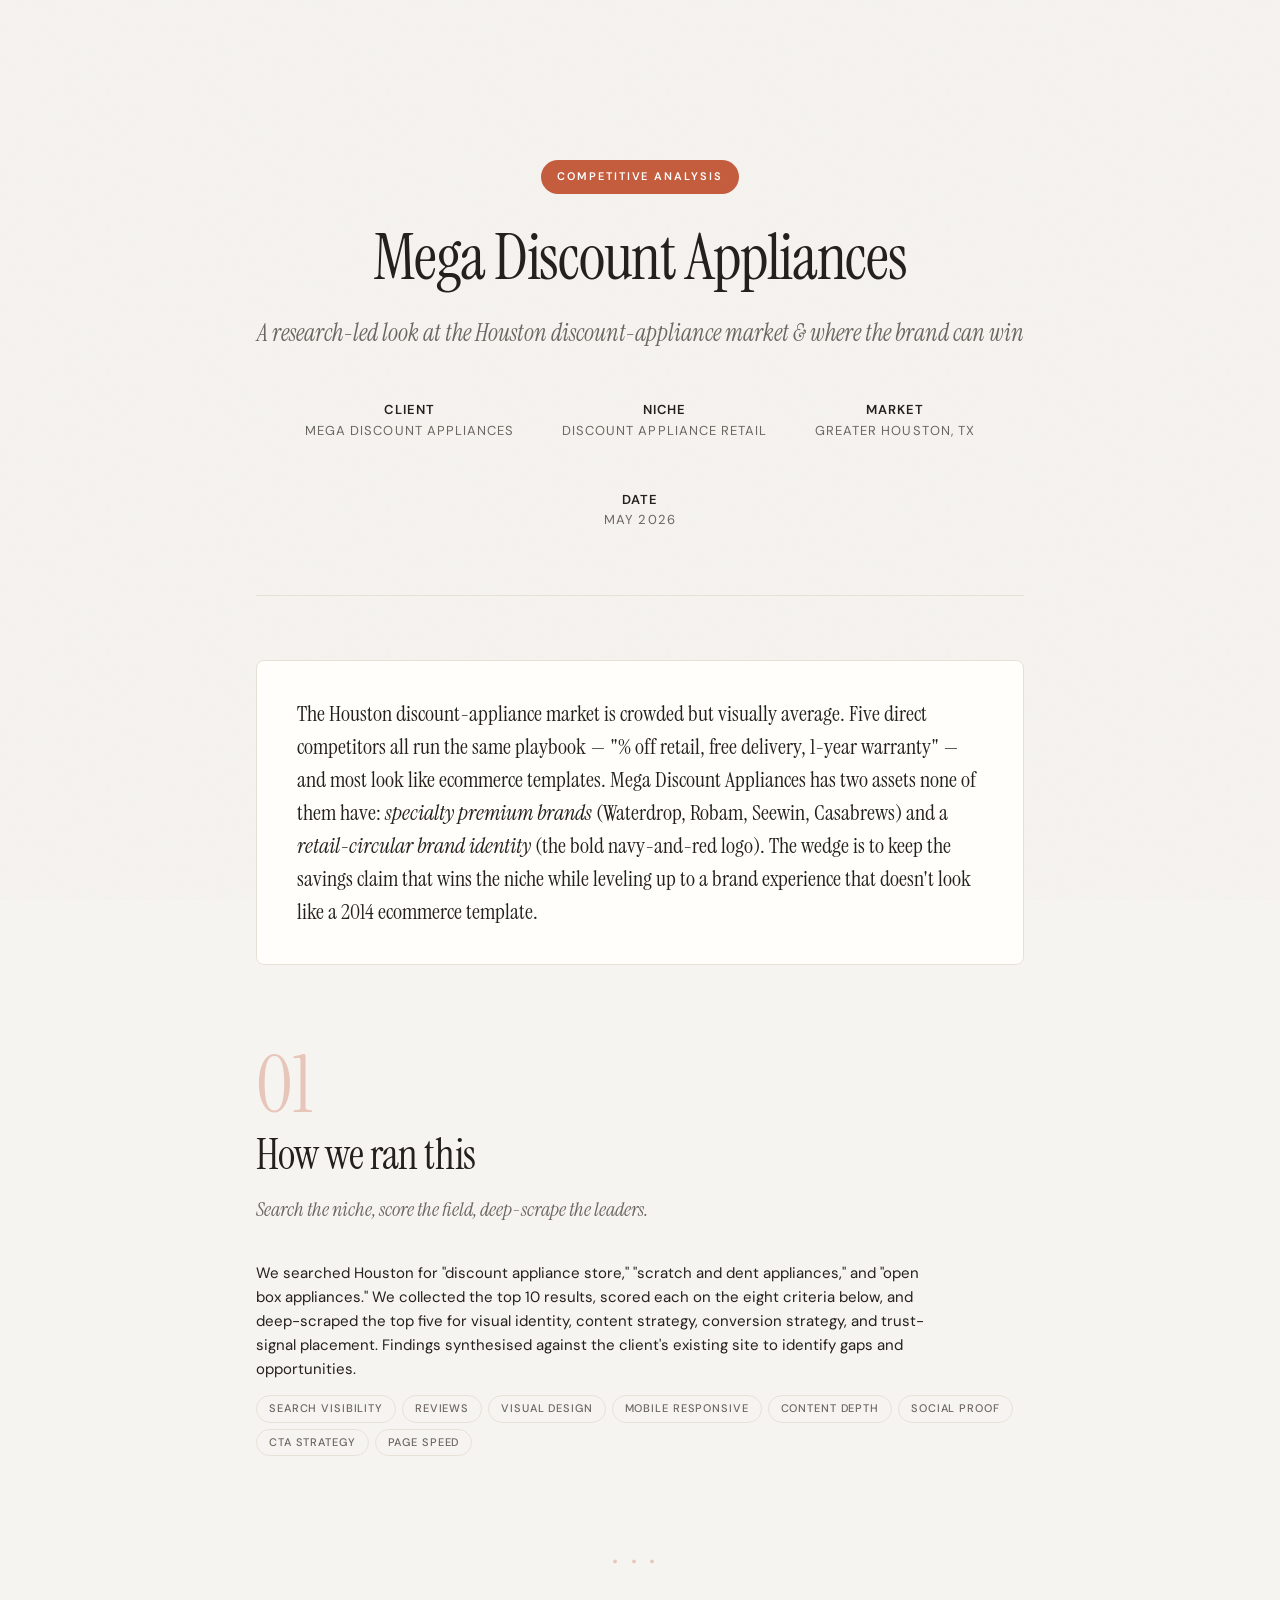
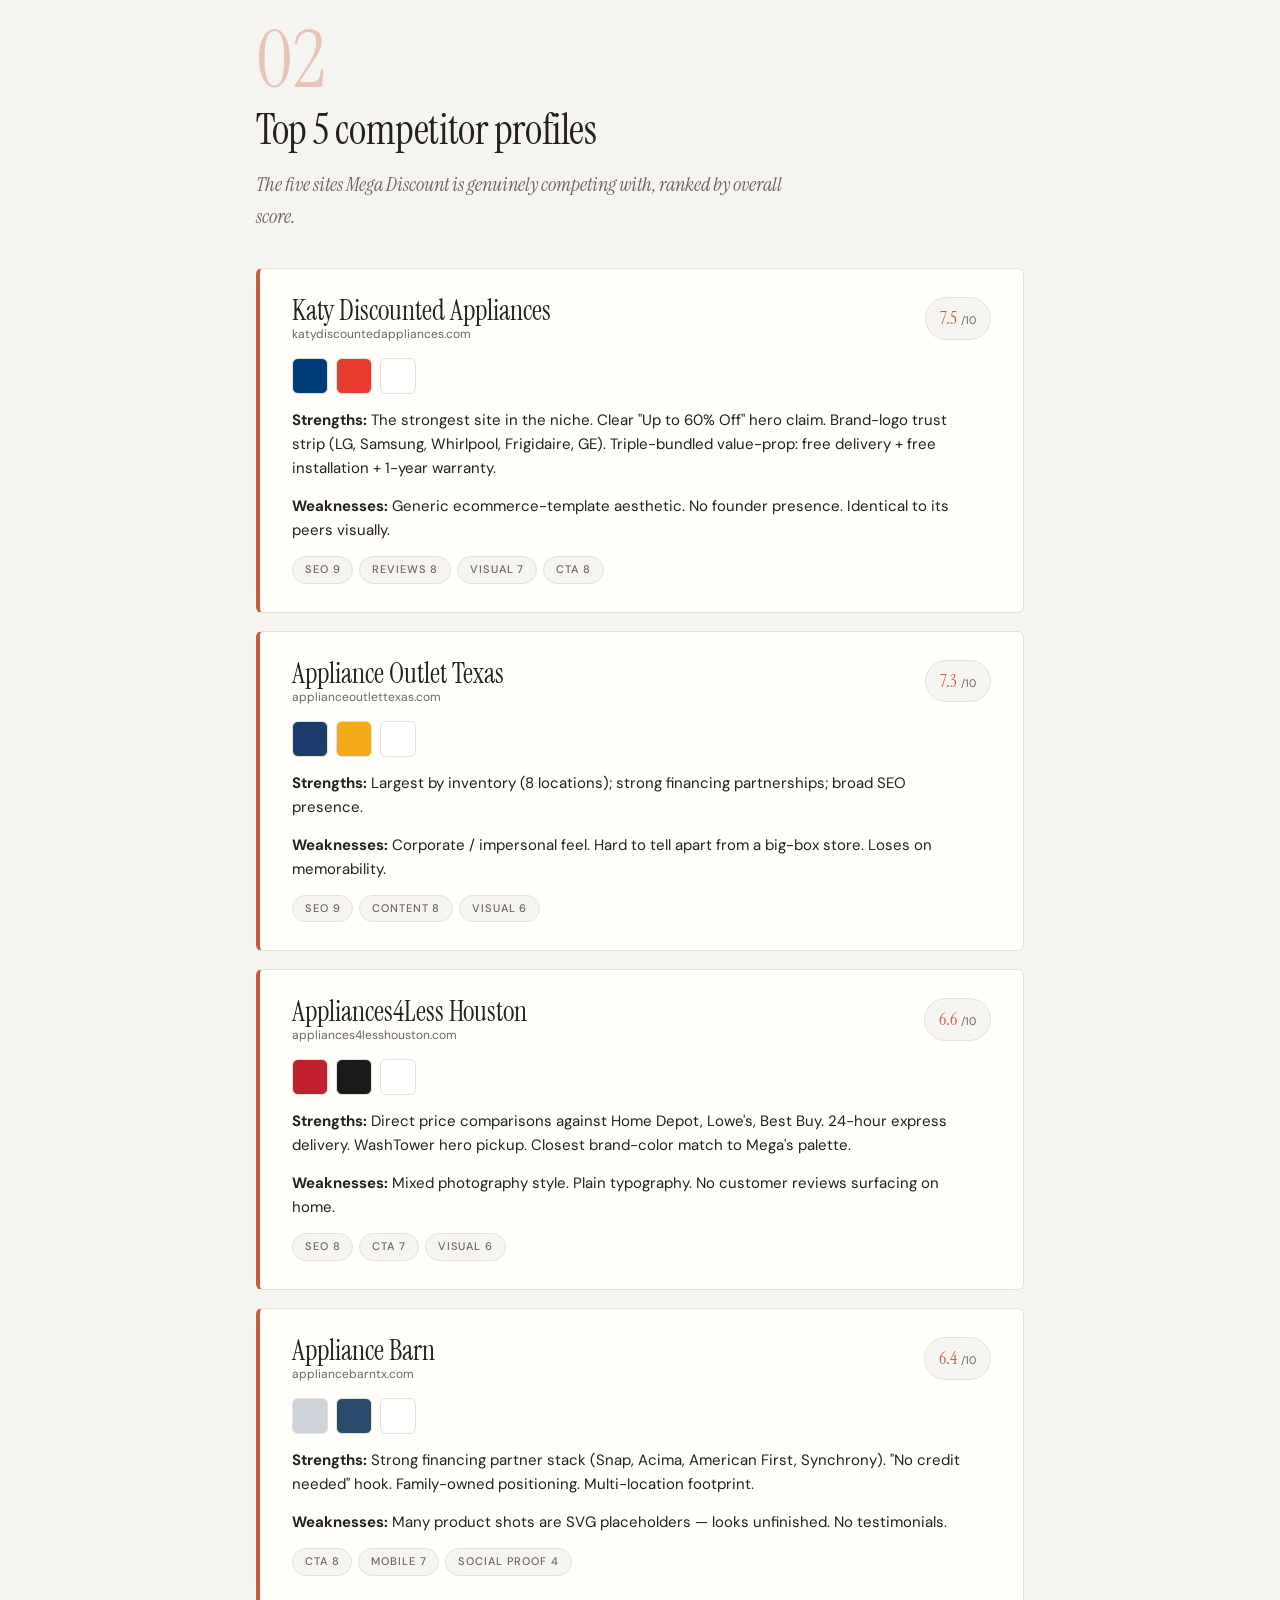
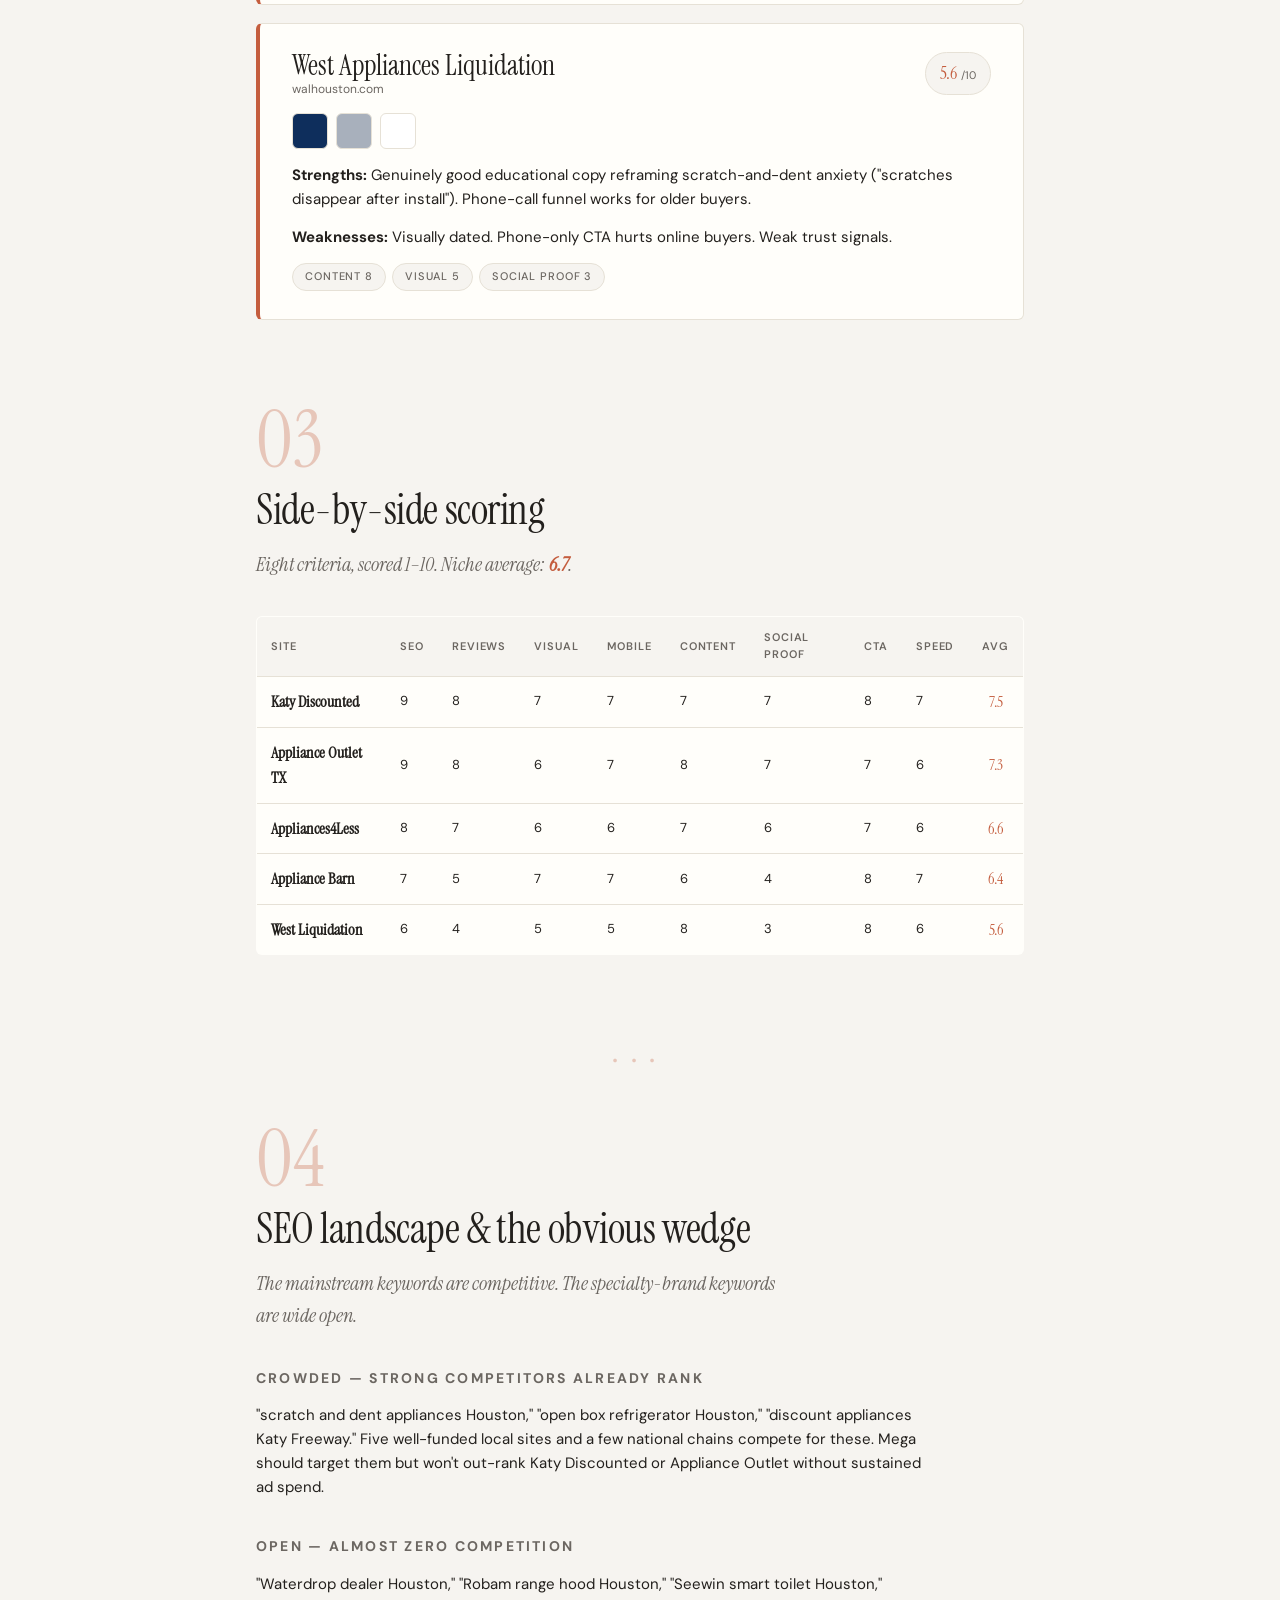
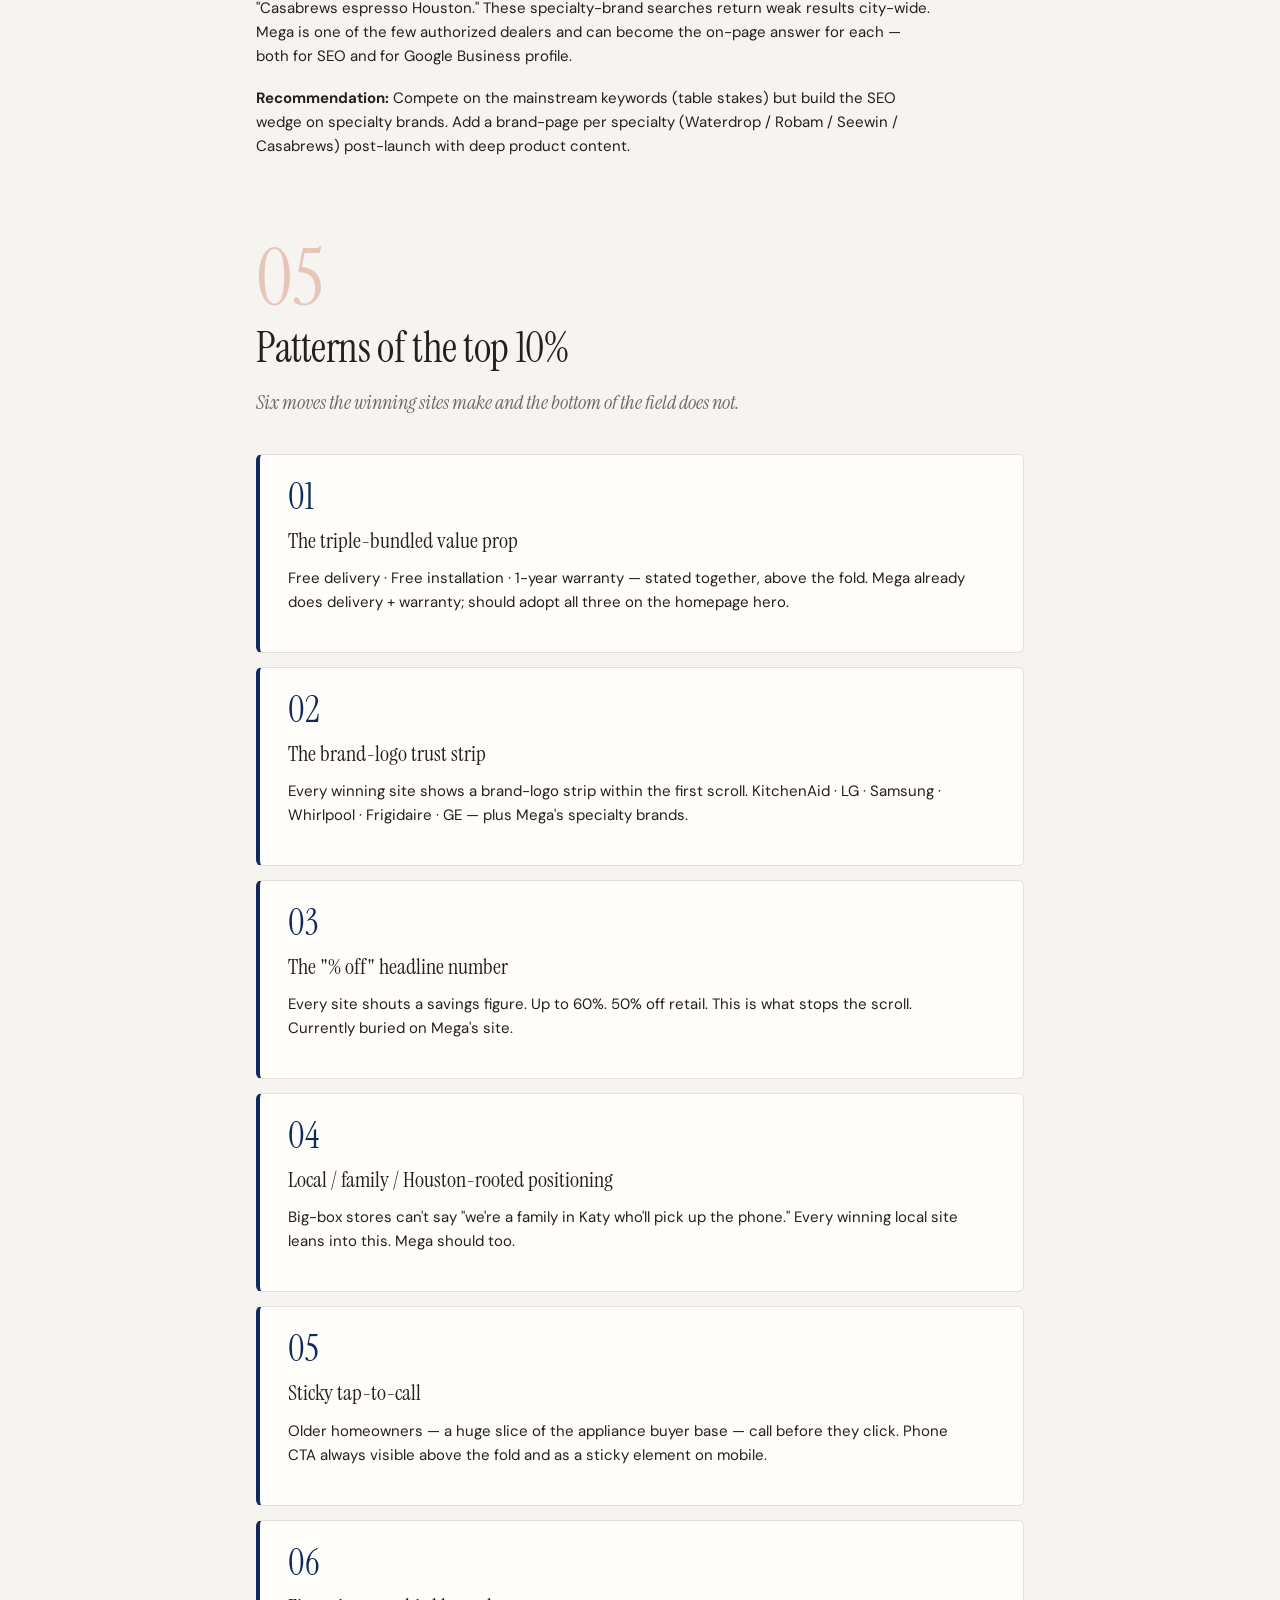
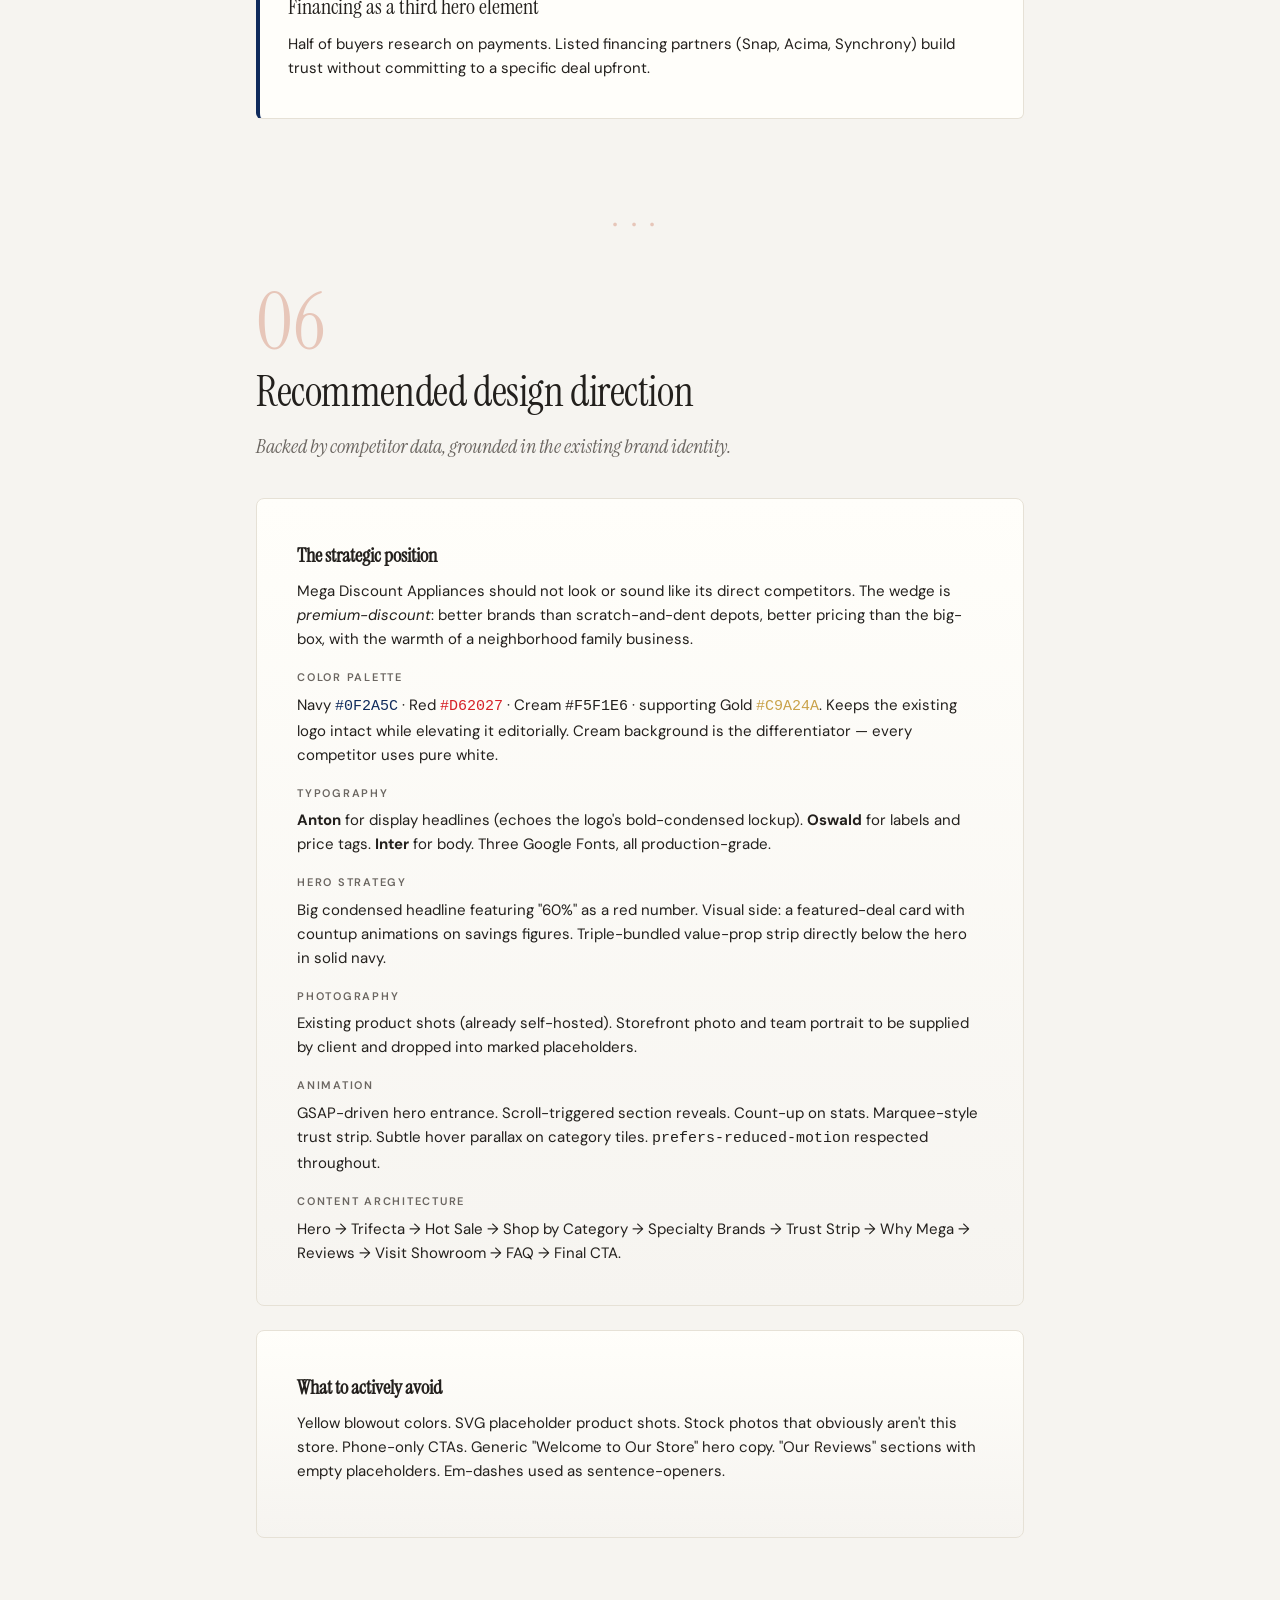
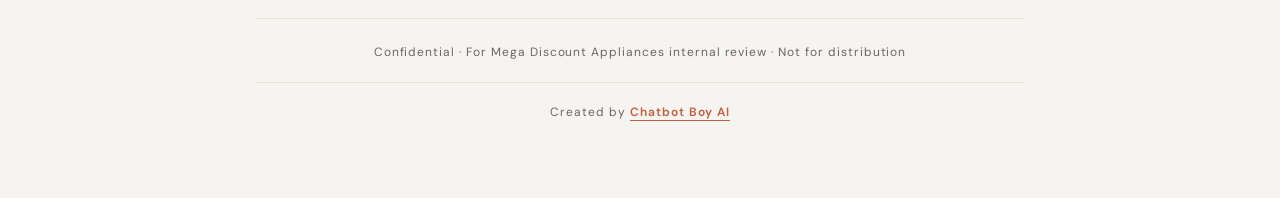
<file: site/competitive-analysis.html>
<!DOCTYPE html>
<html lang="en">
<head>
<meta charset="UTF-8" />
<meta name="viewport" content="width=device-width, initial-scale=1.0" />
<meta name="robots" content="noindex, nofollow" />
<link rel="icon" href="/assets/logo/megalogo.jpg" type="image/jpeg" />
<title>Competitive Analysis · Mega Discount Appliances</title>
<link rel="preconnect" href="https://fonts.googleapis.com">
<link rel="preconnect" href="https://fonts.gstatic.com" crossorigin>
<link href="https://fonts.googleapis.com/css2?family=Instrument+Serif:ital@0;1&family=DM+Sans:wght@400;500;600;700&display=swap" rel="stylesheet">
<style>
:root{
  --paper:#f6f4f0;
  --card:#fffefa;
  --ink:#23201d;
  --muted:#6b6661;
  --hairline:#e6e1d6;
  --terracotta:#c45d3e;
  --navy:#0F2A5C;
  --red:#D62027;
  --gold:#C9A24A;
  --serif:"Instrument Serif", Georgia, serif;
  --sans:"DM Sans", -apple-system, BlinkMacSystemFont, sans-serif;
}
*,*::before,*::after{box-sizing:border-box}
html,body{margin:0;padding:0}
body{
  font-family:var(--sans);
  font-size:15px;
  line-height:1.6;
  color:var(--ink);
  background:var(--paper);
  position:relative;
}
body::before{
  content:"";
  position:fixed; inset:0;
  pointer-events:none;
  background-image:url("data:image/svg+xml;utf8,<svg xmlns='http://www.w3.org/2000/svg' width='140' height='140'><filter id='n'><feTurbulence type='fractalNoise' baseFrequency='0.9' numOctaves='2' stitchTiles='stitch'/></filter><rect width='100%' height='100%' filter='url(%23n)' opacity='0.05'/></svg>");
  z-index:0;
}
.page{
  position:relative;
  z-index:1;
  max-width:880px;
  margin:0 auto;
  padding:80px 56px;
}
.cover{
  text-align:center;
  padding:80px 0 64px;
  border-bottom:1px solid var(--hairline);
  margin-bottom:64px;
}
.badge{
  display:inline-flex;
  align-items:center;
  gap:8px;
  background:var(--terracotta);
  color:#fff;
  font-size:11px;
  letter-spacing:0.18em;
  text-transform:uppercase;
  font-weight:600;
  padding:8px 16px;
  border-radius:999px;
  margin-bottom:32px;
}
.cover h1{
  font-family:var(--serif);
  font-size:64px;
  font-weight:400;
  line-height:1;
  margin:0 0 24px;
  letter-spacing:-0.02em;
}
.cover .subtitle{
  font-family:var(--serif);
  font-style:italic;
  font-size:24px;
  color:var(--muted);
  margin-bottom:48px;
}
.cover .meta{
  display:flex;
  justify-content:center;
  gap:48px;
  flex-wrap:wrap;
  font-size:13px;
  color:var(--muted);
  letter-spacing:0.08em;
  text-transform:uppercase;
}
.cover .meta strong{color:var(--ink);font-weight:600;}

.section{margin-bottom:80px;}
.section-num{
  font-family:var(--serif);
  font-size:80px;
  line-height:1;
  color:var(--terracotta);
  opacity:0.3;
  margin-bottom:8px;
}
.section h2{
  font-family:var(--serif);
  font-weight:400;
  font-size:42px;
  line-height:1.05;
  margin:0 0 16px;
  letter-spacing:-0.01em;
}
.section .lede{
  font-family:var(--serif);
  font-style:italic;
  font-size:20px;
  color:var(--muted);
  max-width:60ch;
  margin-bottom:36px;
}
.section h3{
  font-family:var(--sans);
  font-size:14px;
  text-transform:uppercase;
  letter-spacing:0.16em;
  color:var(--muted);
  margin:36px 0 14px;
}
.section p{margin:0 0 14px;max-width:68ch;}

.card{
  background:var(--card);
  border:1px solid var(--hairline);
  border-left:4px solid var(--terracotta);
  border-radius:6px;
  padding:28px 32px;
  margin-bottom:18px;
  transition:box-shadow .25s ease, transform .25s ease;
}
.card:hover{
  box-shadow:0 8px 24px rgba(0,0,0,0.06);
  transform:translateY(-2px);
}
.card .head{
  display:flex;
  justify-content:space-between;
  align-items:flex-start;
  gap:16px;
  margin-bottom:14px;
  flex-wrap:wrap;
}
.card h4{
  font-family:var(--serif);
  font-size:28px;
  font-weight:400;
  line-height:1;
  margin:0;
}
.card .url{
  font-size:12px;
  color:var(--muted);
  font-family:var(--sans);
}
.score{
  display:inline-flex;
  align-items:baseline;
  gap:4px;
  background:var(--paper);
  padding:6px 14px;
  border-radius:999px;
  font-family:var(--serif);
  font-size:18px;
  font-weight:400;
  border:1px solid var(--hairline);
}
.score em{font-style:normal;color:var(--terracotta);}
.score .out{font-size:11px;color:var(--muted);font-family:var(--sans);}

.swatches{
  display:flex;
  gap:8px;
  margin:14px 0;
  flex-wrap:wrap;
}
.swatch{
  width:36px;height:36px;
  border-radius:6px;
  border:1px solid var(--hairline);
}

.tags{
  display:flex;
  flex-wrap:wrap;
  gap:6px;
  margin-top:12px;
}
.tag{
  font-size:11px;
  letter-spacing:0.08em;
  text-transform:uppercase;
  color:var(--muted);
  background:var(--paper);
  padding:4px 12px;
  border-radius:999px;
  border:1px solid var(--hairline);
  font-weight:500;
}

table.compare{
  width:100%;
  border-collapse:collapse;
  font-size:13px;
  margin:24px 0;
  background:var(--card);
  border:1px solid var(--hairline);
  border-radius:6px;
  overflow:hidden;
}
table.compare th,table.compare td{
  padding:12px 14px;
  text-align:left;
  border-bottom:1px solid var(--hairline);
}
table.compare th{
  background:var(--paper);
  font-weight:600;
  font-size:11px;
  letter-spacing:0.08em;
  text-transform:uppercase;
  color:var(--muted);
}
table.compare td:first-child{
  font-weight:600;
  font-family:var(--serif);
  font-size:16px;
  color:var(--ink);
}
table.compare td.score-cell{
  text-align:center;
  font-family:var(--serif);
  font-size:16px;
  color:var(--terracotta);
}
table.compare tbody tr:hover{background:rgba(196,93,62,0.04);}

.pattern{
  background:var(--card);
  border:1px solid var(--hairline);
  border-left:4px solid var(--navy);
  padding:24px 28px;
  border-radius:6px;
  margin-bottom:14px;
}
.pattern .num{
  font-family:var(--serif);
  font-size:36px;
  line-height:1;
  color:var(--navy);
  margin-bottom:8px;
}
.pattern h4{
  font-family:var(--serif);
  font-size:22px;
  font-weight:400;
  margin:0 0 8px;
}

.flow{
  display:flex;
  align-items:center;
  justify-content:center;
  margin:32px 0;
  color:var(--terracotta);
  opacity:0.3;
  font-size:32px;
  letter-spacing:0.4em;
}

.exec-summary{
  background:var(--card);
  border:1px solid var(--hairline);
  padding:36px 40px;
  border-radius:8px;
  margin-bottom:48px;
  font-family:var(--serif);
  font-size:22px;
  line-height:1.5;
  color:var(--ink);
}

.recommend{
  background:linear-gradient(180deg, var(--card) 0%, var(--paper) 100%);
  border:1px solid var(--hairline);
  padding:40px;
  border-radius:8px;
  margin-bottom:24px;
}
.recommend h3{
  font-family:var(--serif);
  font-size:20px;
  text-transform:none;
  letter-spacing:0;
  color:var(--ink);
  margin:0 0 8px;
}
.recommend dl{margin:0;}
.recommend dt{
  font-size:11px;
  letter-spacing:0.16em;
  text-transform:uppercase;
  color:var(--muted);
  margin-top:18px;
  margin-bottom:6px;
  font-weight:600;
}
.recommend dd{
  margin:0;
  font-size:15px;
}

.footer{
  margin-top:80px;
  padding-top:24px;
  border-top:1px solid var(--hairline);
  text-align:center;
  font-size:12px;
  color:var(--muted);
  letter-spacing:0.08em;
}
.footer .credit-line{
  margin-top:20px;
  padding-top:20px;
  border-top:1px solid var(--hairline);
}
.footer .credit-line a{
  color:var(--terracotta);
  font-weight:600;
  border-bottom:1px solid var(--terracotta);
  text-decoration:none;
}

@media (max-width:640px){
  .page{padding:48px 24px;}
  .cover h1{font-size:42px;}
  .cover .subtitle{font-size:18px;}
  .section h2{font-size:30px;}
  .section-num{font-size:56px;}
  .exec-summary{font-size:17px;padding:24px;}
  .card{padding:20px 22px;}
  .card .head{flex-direction:column;align-items:flex-start;}
  table.compare{font-size:11px;}
  table.compare th,table.compare td{padding:8px;}
}

@media print{
  body{background:#fff;}
  body::before{display:none;}
  .page{padding:24px;max-width:none;}
  .card,.pattern{break-inside:avoid;}
  .section{page-break-inside:auto;}
}

@page{size:A4;margin:18mm 14mm;}
</style>
</head>
<body>
<div class="page">

<!-- =========== COVER =========== -->
<header class="cover">
  <span class="badge">Competitive Analysis</span>
  <h1>Mega Discount Appliances</h1>
  <div class="subtitle">A research-led look at the Houston discount-appliance market &amp; where the brand can win</div>
  <div class="meta">
    <div><strong>Client</strong><br>Mega Discount Appliances</div>
    <div><strong>Niche</strong><br>Discount Appliance Retail</div>
    <div><strong>Market</strong><br>Greater Houston, TX</div>
    <div><strong>Date</strong><br>May 2026</div>
  </div>
</header>

<!-- =========== EXECUTIVE SUMMARY =========== -->
<section class="section">
  <div class="exec-summary">
    The Houston discount-appliance market is crowded but visually average. Five direct competitors all run the same playbook — "% off retail, free delivery, 1-year warranty" — and most look like ecommerce templates. Mega Discount Appliances has two assets none of them have: <em>specialty premium brands</em> (Waterdrop, Robam, Seewin, Casabrews) and a <em>retail-circular brand identity</em> (the bold navy-and-red logo). The wedge is to keep the savings claim that wins the niche while leveling up to a brand experience that doesn't look like a 2014 ecommerce template.
  </div>
</section>

<!-- =========== METHODOLOGY =========== -->
<section class="section">
  <div class="section-num">01</div>
  <h2>How we ran this</h2>
  <p class="lede">Search the niche, score the field, deep-scrape the leaders.</p>
  <p>We searched Houston for "discount appliance store," "scratch and dent appliances," and "open box appliances." We collected the top 10 results, scored each on the eight criteria below, and deep-scraped the top five for visual identity, content strategy, conversion strategy, and trust-signal placement. Findings synthesised against the client's existing site to identify gaps and opportunities.</p>
  <div class="tags">
    <span class="tag">Search Visibility</span>
    <span class="tag">Reviews</span>
    <span class="tag">Visual Design</span>
    <span class="tag">Mobile Responsive</span>
    <span class="tag">Content Depth</span>
    <span class="tag">Social Proof</span>
    <span class="tag">CTA Strategy</span>
    <span class="tag">Page Speed</span>
  </div>
</section>

<div class="flow">···</div>

<!-- =========== COMPETITOR PROFILES =========== -->
<section class="section">
  <div class="section-num">02</div>
  <h2>Top 5 competitor profiles</h2>
  <p class="lede">The five sites Mega Discount is genuinely competing with, ranked by overall score.</p>

  <div class="card">
    <div class="head">
      <div>
        <h4>Katy Discounted Appliances</h4>
        <div class="url">katydiscountedappliances.com</div>
      </div>
      <div class="score"><em>7.5</em><span class="out">/10</span></div>
    </div>
    <div class="swatches">
      <div class="swatch" style="background:#003B7A;"></div>
      <div class="swatch" style="background:#E63B2E;"></div>
      <div class="swatch" style="background:#ffffff;"></div>
    </div>
    <p><strong>Strengths:</strong> The strongest site in the niche. Clear "Up to 60% Off" hero claim. Brand-logo trust strip (LG, Samsung, Whirlpool, Frigidaire, GE). Triple-bundled value-prop: free delivery + free installation + 1-year warranty.</p>
    <p><strong>Weaknesses:</strong> Generic ecommerce-template aesthetic. No founder presence. Identical to its peers visually.</p>
    <div class="tags"><span class="tag">SEO 9</span><span class="tag">Reviews 8</span><span class="tag">Visual 7</span><span class="tag">CTA 8</span></div>
  </div>

  <div class="card">
    <div class="head">
      <div>
        <h4>Appliance Outlet Texas</h4>
        <div class="url">applianceoutlettexas.com</div>
      </div>
      <div class="score"><em>7.3</em><span class="out">/10</span></div>
    </div>
    <div class="swatches">
      <div class="swatch" style="background:#1B3D6E;"></div>
      <div class="swatch" style="background:#F4A91A;"></div>
      <div class="swatch" style="background:#ffffff;"></div>
    </div>
    <p><strong>Strengths:</strong> Largest by inventory (8 locations); strong financing partnerships; broad SEO presence.</p>
    <p><strong>Weaknesses:</strong> Corporate / impersonal feel. Hard to tell apart from a big-box store. Loses on memorability.</p>
    <div class="tags"><span class="tag">SEO 9</span><span class="tag">Content 8</span><span class="tag">Visual 6</span></div>
  </div>

  <div class="card">
    <div class="head">
      <div>
        <h4>Appliances4Less Houston</h4>
        <div class="url">appliances4lesshouston.com</div>
      </div>
      <div class="score"><em>6.6</em><span class="out">/10</span></div>
    </div>
    <div class="swatches">
      <div class="swatch" style="background:#C0202B;"></div>
      <div class="swatch" style="background:#1A1A1A;"></div>
      <div class="swatch" style="background:#ffffff;"></div>
    </div>
    <p><strong>Strengths:</strong> Direct price comparisons against Home Depot, Lowe's, Best Buy. 24-hour express delivery. WashTower hero pickup. Closest brand-color match to Mega's palette.</p>
    <p><strong>Weaknesses:</strong> Mixed photography style. Plain typography. No customer reviews surfacing on home.</p>
    <div class="tags"><span class="tag">SEO 8</span><span class="tag">CTA 7</span><span class="tag">Visual 6</span></div>
  </div>

  <div class="card">
    <div class="head">
      <div>
        <h4>Appliance Barn</h4>
        <div class="url">appliancebarntx.com</div>
      </div>
      <div class="score"><em>6.4</em><span class="out">/10</span></div>
    </div>
    <div class="swatches">
      <div class="swatch" style="background:#cfd4db;"></div>
      <div class="swatch" style="background:#2A4A6B;"></div>
      <div class="swatch" style="background:#ffffff;"></div>
    </div>
    <p><strong>Strengths:</strong> Strong financing partner stack (Snap, Acima, American First, Synchrony). "No credit needed" hook. Family-owned positioning. Multi-location footprint.</p>
    <p><strong>Weaknesses:</strong> Many product shots are SVG placeholders — looks unfinished. No testimonials.</p>
    <div class="tags"><span class="tag">CTA 8</span><span class="tag">Mobile 7</span><span class="tag">Social Proof 4</span></div>
  </div>

  <div class="card">
    <div class="head">
      <div>
        <h4>West Appliances Liquidation</h4>
        <div class="url">walhouston.com</div>
      </div>
      <div class="score"><em>5.6</em><span class="out">/10</span></div>
    </div>
    <div class="swatches">
      <div class="swatch" style="background:#0E2E5C;"></div>
      <div class="swatch" style="background:#A8B0BC;"></div>
      <div class="swatch" style="background:#ffffff;"></div>
    </div>
    <p><strong>Strengths:</strong> Genuinely good educational copy reframing scratch-and-dent anxiety ("scratches disappear after install"). Phone-call funnel works for older buyers.</p>
    <p><strong>Weaknesses:</strong> Visually dated. Phone-only CTA hurts online buyers. Weak trust signals.</p>
    <div class="tags"><span class="tag">Content 8</span><span class="tag">Visual 5</span><span class="tag">Social Proof 3</span></div>
  </div>
</section>

<!-- =========== COMPARISON TABLE =========== -->
<section class="section">
  <div class="section-num">03</div>
  <h2>Side-by-side scoring</h2>
  <p class="lede">Eight criteria, scored 1–10. Niche average: <strong style="color:var(--terracotta);">6.7</strong>.</p>

  <table class="compare">
    <thead>
      <tr>
        <th>Site</th>
        <th>SEO</th>
        <th>Reviews</th>
        <th>Visual</th>
        <th>Mobile</th>
        <th>Content</th>
        <th>Social Proof</th>
        <th>CTA</th>
        <th>Speed</th>
        <th>Avg</th>
      </tr>
    </thead>
    <tbody>
      <tr><td>Katy Discounted</td><td>9</td><td>8</td><td>7</td><td>7</td><td>7</td><td>7</td><td>8</td><td>7</td><td class="score-cell">7.5</td></tr>
      <tr><td>Appliance Outlet TX</td><td>9</td><td>8</td><td>6</td><td>7</td><td>8</td><td>7</td><td>7</td><td>6</td><td class="score-cell">7.3</td></tr>
      <tr><td>Appliances4Less</td><td>8</td><td>7</td><td>6</td><td>6</td><td>7</td><td>6</td><td>7</td><td>6</td><td class="score-cell">6.6</td></tr>
      <tr><td>Appliance Barn</td><td>7</td><td>5</td><td>7</td><td>7</td><td>6</td><td>4</td><td>8</td><td>7</td><td class="score-cell">6.4</td></tr>
      <tr><td>West Liquidation</td><td>6</td><td>4</td><td>5</td><td>5</td><td>8</td><td>3</td><td>8</td><td>6</td><td class="score-cell">5.6</td></tr>
    </tbody>
  </table>
</section>

<div class="flow">···</div>

<!-- =========== SEO LANDSCAPE =========== -->
<section class="section">
  <div class="section-num">04</div>
  <h2>SEO landscape &amp; the obvious wedge</h2>
  <p class="lede">The mainstream keywords are competitive. The specialty-brand keywords are wide open.</p>

  <h3>Crowded — strong competitors already rank</h3>
  <p style="margin-bottom:18px;">"scratch and dent appliances Houston," "open box refrigerator Houston," "discount appliances Katy Freeway." Five well-funded local sites and a few national chains compete for these. Mega should target them but won't out-rank Katy Discounted or Appliance Outlet without sustained ad spend.</p>

  <h3>Open — almost zero competition</h3>
  <p>"Waterdrop dealer Houston," "Robam range hood Houston," "Seewin smart toilet Houston," "Casabrews espresso Houston." These specialty-brand searches return weak results city-wide. Mega is one of the few authorized dealers and can become the on-page answer for each — both for SEO and for Google Business profile.</p>

  <p style="margin-top:18px;"><strong>Recommendation:</strong> Compete on the mainstream keywords (table stakes) but build the SEO wedge on specialty brands. Add a brand-page per specialty (Waterdrop / Robam / Seewin / Casabrews) post-launch with deep product content.</p>
</section>

<!-- =========== PATTERNS =========== -->
<section class="section">
  <div class="section-num">05</div>
  <h2>Patterns of the top 10%</h2>
  <p class="lede">Six moves the winning sites make and the bottom of the field does not.</p>

  <div class="pattern">
    <div class="num">01</div>
    <h4>The triple-bundled value prop</h4>
    <p>Free delivery · Free installation · 1-year warranty — stated together, above the fold. Mega already does delivery + warranty; should adopt all three on the homepage hero.</p>
  </div>
  <div class="pattern">
    <div class="num">02</div>
    <h4>The brand-logo trust strip</h4>
    <p>Every winning site shows a brand-logo strip within the first scroll. KitchenAid · LG · Samsung · Whirlpool · Frigidaire · GE — plus Mega's specialty brands.</p>
  </div>
  <div class="pattern">
    <div class="num">03</div>
    <h4>The "% off" headline number</h4>
    <p>Every site shouts a savings figure. Up to 60%. 50% off retail. This is what stops the scroll. Currently buried on Mega's site.</p>
  </div>
  <div class="pattern">
    <div class="num">04</div>
    <h4>Local / family / Houston-rooted positioning</h4>
    <p>Big-box stores can't say "we're a family in Katy who'll pick up the phone." Every winning local site leans into this. Mega should too.</p>
  </div>
  <div class="pattern">
    <div class="num">05</div>
    <h4>Sticky tap-to-call</h4>
    <p>Older homeowners — a huge slice of the appliance buyer base — call before they click. Phone CTA always visible above the fold and as a sticky element on mobile.</p>
  </div>
  <div class="pattern">
    <div class="num">06</div>
    <h4>Financing as a third hero element</h4>
    <p>Half of buyers research on payments. Listed financing partners (Snap, Acima, Synchrony) build trust without committing to a specific deal upfront.</p>
  </div>
</section>

<div class="flow">···</div>

<!-- =========== RECOMMENDATIONS =========== -->
<section class="section">
  <div class="section-num">06</div>
  <h2>Recommended design direction</h2>
  <p class="lede">Backed by competitor data, grounded in the existing brand identity.</p>

  <div class="recommend">
    <h3>The strategic position</h3>
    <p>Mega Discount Appliances should not look or sound like its direct competitors. The wedge is <em>premium-discount</em>: better brands than scratch-and-dent depots, better pricing than the big-box, with the warmth of a neighborhood family business.</p>

    <dl>
      <dt>Color Palette</dt>
      <dd>Navy <code style="color:var(--navy);">#0F2A5C</code> · Red <code style="color:var(--red);">#D62027</code> · Cream <code>#F5F1E6</code> · supporting Gold <code style="color:var(--gold);">#C9A24A</code>. Keeps the existing logo intact while elevating it editorially. Cream background is the differentiator — every competitor uses pure white.</dd>

      <dt>Typography</dt>
      <dd><strong>Anton</strong> for display headlines (echoes the logo's bold-condensed lockup). <strong>Oswald</strong> for labels and price tags. <strong>Inter</strong> for body. Three Google Fonts, all production-grade.</dd>

      <dt>Hero Strategy</dt>
      <dd>Big condensed headline featuring "60%" as a red number. Visual side: a featured-deal card with countup animations on savings figures. Triple-bundled value-prop strip directly below the hero in solid navy.</dd>

      <dt>Photography</dt>
      <dd>Existing product shots (already self-hosted). Storefront photo and team portrait to be supplied by client and dropped into marked placeholders.</dd>

      <dt>Animation</dt>
      <dd>GSAP-driven hero entrance. Scroll-triggered section reveals. Count-up on stats. Marquee-style trust strip. Subtle hover parallax on category tiles. <code>prefers-reduced-motion</code> respected throughout.</dd>

      <dt>Content Architecture</dt>
      <dd>Hero → Trifecta → Hot Sale → Shop by Category → Specialty Brands → Trust Strip → Why Mega → Reviews → Visit Showroom → FAQ → Final CTA.</dd>
    </dl>
  </div>

  <div class="recommend">
    <h3>What to actively avoid</h3>
    <p>Yellow blowout colors. SVG placeholder product shots. Stock photos that obviously aren't this store. Phone-only CTAs. Generic "Welcome to Our Store" hero copy. "Our Reviews" sections with empty placeholders. Em-dashes used as sentence-openers.</p>
  </div>
</section>

<!-- =========== FOOTER =========== -->
<footer class="footer">
  <div>Confidential · For Mega Discount Appliances internal review · Not for distribution</div>
  <div class="credit-line">
    Created by <a href="https://www.chatbotboy.ai/" target="_blank" rel="noopener">Chatbot Boy AI</a>
  </div>
</footer>

</div>
</body>
</html>
</file>
